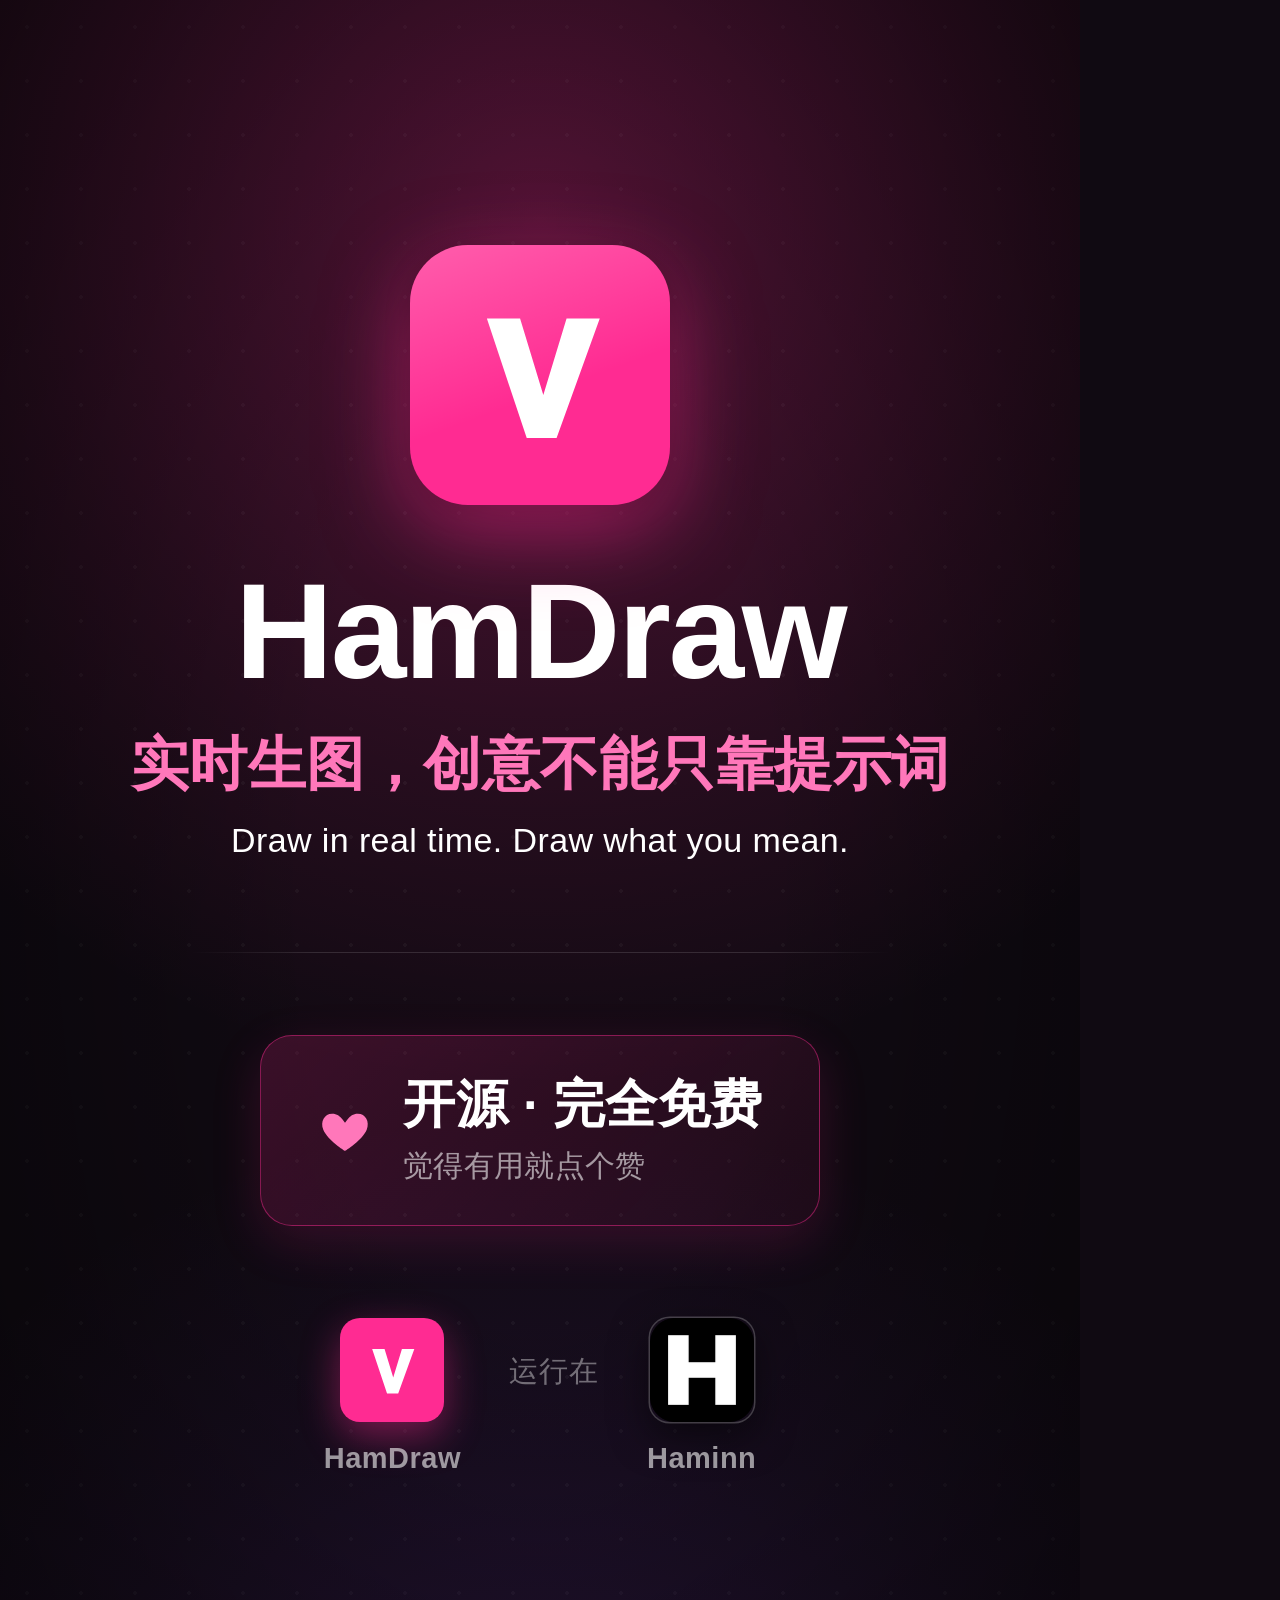
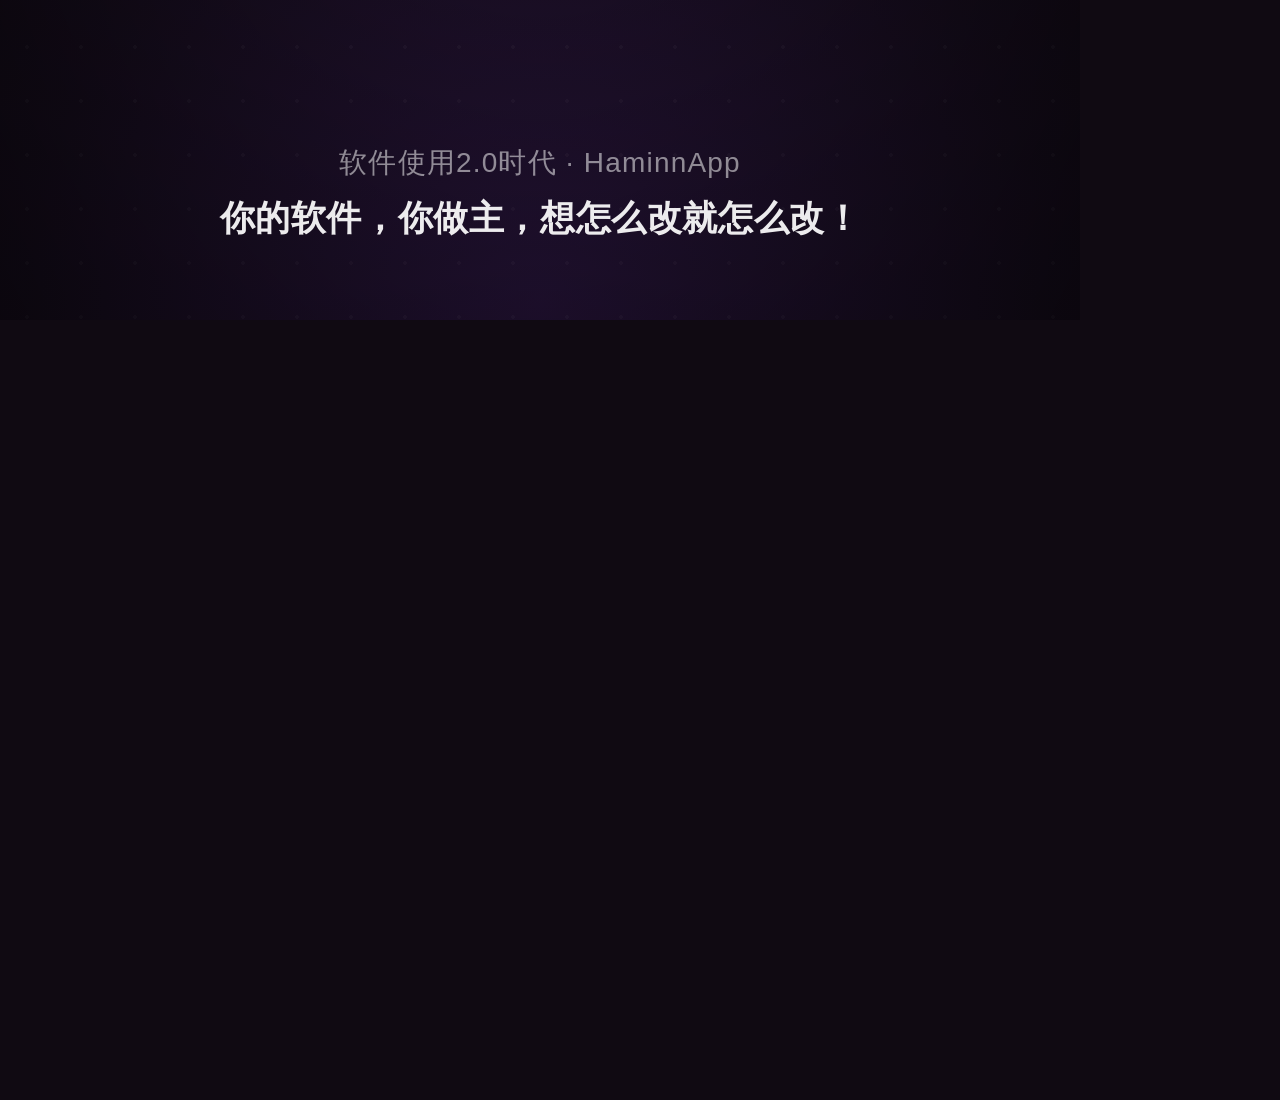
<file: docs/assets/endcard/endcard-1080x1920.html>
<!DOCTYPE html>
<html lang="zh-CN">
<head>
<meta charset="utf-8">
<title>HamDraw 片尾卡 1080x1920</title>
<style>
  :root{
    --app:#ff2b92;            /* HamDraw 主色 (官网 styles.css --app) */
    --app-soft:#ff77ba;
    --ink:#ffffff;
    --dim:rgba(255,255,255,.58);
    --line:rgba(255,255,255,.13);
    --bg:#100a12;
  }
  *{margin:0;padding:0;box-sizing:border-box;}
  html,body{width:1080px;height:1920px;overflow:hidden;}
  body{
    background:var(--bg);
    font-family:"PingFang SC","Hiragino Sans GB","Microsoft YaHei",-apple-system,sans-serif;
    color:var(--ink);position:relative;-webkit-font-smoothing:antialiased;
  }

  /* ---------- 背景: 只有无边界光晕, 不放有形状的水印 ---------- */
  .glow-a,.glow-b,.dots,.vign{position:absolute;pointer-events:none;}
  .glow-a{width:1800px;height:1800px;left:-360px;top:-680px;border-radius:50%;
    background:radial-gradient(circle,rgba(255,43,146,.30) 0%,rgba(255,43,146,.10) 42%,rgba(255,43,146,0) 68%);}
  .glow-b{width:1600px;height:1600px;left:-260px;bottom:-780px;border-radius:50%;
    background:radial-gradient(circle,rgba(130,60,220,.20) 0%,rgba(130,60,220,.06) 45%,rgba(130,60,220,0) 70%);}
  .dots{inset:0;background-image:radial-gradient(rgba(255,255,255,.07) 1.6px,transparent 1.6px);
    background-size:54px 54px;opacity:.5;}
  .vign{inset:0;background:radial-gradient(ellipse at 50% 44%,rgba(0,0,0,0) 30%,rgba(0,0,0,.52) 100%);}

  /* padding-bottom 留出页脚高度 ⇒ 主体在"页脚以上"的区域里真正居中 */
  .stage{position:relative;height:100%;display:flex;flex-direction:column;
    align-items:center;justify-content:center;padding:0 92px 200px;}

  /* ---------- 主品牌标 ---------- */
  .mark{width:260px;height:260px;border-radius:58px;background:var(--app);
    display:flex;align-items:center;justify-content:center;position:relative;overflow:hidden;
    box-shadow:0 26px 84px rgba(255,43,146,.5),0 6px 22px rgba(0,0,0,.42);}
  .mark::after{content:"";position:absolute;inset:0;
    background:linear-gradient(160deg,rgba(255,255,255,.24),rgba(255,255,255,0) 56%);}
  .mark svg{width:166px;height:166px;display:block;position:relative;}

  .word{margin-top:58px;font-size:136px;font-weight:800;letter-spacing:-2.5px;line-height:1;}
  .tag{margin-top:30px;font-size:58px;font-weight:600;color:var(--app-soft);letter-spacing:.5px;line-height:1.2;white-space:nowrap;}
  /* 英文副标: 白色 + 标准粗细 */
  .tag-en{margin-top:22px;font-size:34px;font-weight:400;color:#ffffff;letter-spacing:.4px;}

  .rule{margin-top:92px;width:700px;height:1px;
    background:linear-gradient(90deg,rgba(255,255,255,0),var(--line) 18%,var(--line) 82%,rgba(255,255,255,0));}

  /* ---------- CTA (安全版: 只讲站内动作) ---------- */
  .cta{margin-top:82px;display:flex;align-items:center;gap:30px;
    padding:38px 56px;border-radius:32px;
    background:linear-gradient(135deg,rgba(255,43,146,.18),rgba(255,43,146,.06));
    border:1.5px solid rgba(255,43,146,.46);box-shadow:0 16px 50px rgba(255,43,146,.15);}
  .cta svg{width:56px;height:56px;flex:0 0 auto;}
  .cta-main{font-size:52px;font-weight:700;letter-spacing:.5px;line-height:1.16;}
  .cta-sub{margin-top:12px;font-size:30px;font-weight:400;color:var(--dim);letter-spacing:.3px;}

  /* ---------- "运行在" 双 logo lockup ---------- */
  .lockup{margin-top:92px;display:flex;align-items:center;gap:48px;}
  .lk{display:flex;flex-direction:column;align-items:center;gap:20px;}
  .lk-ico{width:104px;height:104px;border-radius:20px;display:flex;align-items:center;justify-content:center;}
  .lk-ico.v{background:var(--app);box-shadow:0 14px 38px rgba(255,43,146,.42);}
  .lk-ico.v svg{width:62px;height:62px;display:block;}
  /* Haminn 用官方图标本体(黑方 + 白 H); 深底上加一道极淡描边让方块轮廓读出来 */
  .lk-ico.h img{width:104px;height:104px;display:block;border-radius:19.6px;
    box-shadow:0 0 0 1.5px rgba(255,255,255,.22),0 14px 38px rgba(0,0,0,.5);}
  .lk-name{font-size:29px;font-weight:600;color:var(--dim);letter-spacing:.5px;}
  .lk-mid{font-size:29px;font-weight:500;color:rgba(255,255,255,.40);letter-spacing:1px;padding-bottom:49px;}

  /* ---------- 页脚两行 ---------- */
  .foot{position:absolute;left:0;right:0;bottom:78px;text-align:center;}
  .f1{font-size:28px;font-weight:500;color:rgba(255,255,255,.52);letter-spacing:1.2px;}
  .f2{margin-top:13px;font-size:35px;font-weight:600;color:rgba(255,255,255,.92);letter-spacing:.6px;}
</style>
</head>
<body>
  <div class="glow-a"></div>
  <div class="glow-b"></div>
  <div class="dots"></div>
  <div class="vign"></div>

  <div class="stage">
    <!-- 主品牌标 -->
    <div class="mark">
      <svg viewBox="0 0 100 100" aria-label="HamDraw">
        <path d="M18 16 H38 L52 62 L66 16 H86 L60 88 H42 Z" fill="#ffffff"/>
      </svg>
    </div>

    <div class="word">HamDraw</div>
    <div class="tag">实时生图，创意不能只靠提示词</div>
    <div class="tag-en">Draw in real time. Draw what you mean.</div>

    <div class="rule"></div>

    <!-- CTA: 站内动作, 不放任何站外信息 -->
    <div class="cta">
      <svg viewBox="0 0 24 24" aria-hidden="true">
        <path d="M12 21s-7.5-4.7-9.3-9.1C1.3 8.3 3.2 5 6.5 5c2 0 3.4 1.1 4.2 2.2l1.3 1.7 1.3-1.7C14.1 6.1 15.5 5 17.5 5c3.3 0 5.2 3.3 3.8 6.9C19.5 16.3 12 21 12 21z"
              fill="#ff77ba"/>
      </svg>
      <div>
        <div class="cta-main">开源 · 完全免费</div>
        <div class="cta-sub">觉得有用就点个赞</div>
      </div>
    </div>

    <!-- HamDraw 运行在 Haminn 里 -->
    <div class="lockup">
      <div class="lk">
        <div class="lk-ico v">
          <svg viewBox="0 0 100 100"><path d="M18 16 H38 L52 62 L66 16 H86 L60 88 H42 Z" fill="#ffffff"/></svg>
        </div>
        <div class="lk-name">HamDraw</div>
      </div>
      <div class="lk-mid">运行在</div>
      <div class="lk">
        <div class="lk-ico h"><img src="[data-uri]" alt="Haminn"></div>
        <div class="lk-name">Haminn</div>
      </div>
    </div>
  </div>

  <div class="foot">
    <div class="f1">软件使用2.0时代 · HaminnApp</div>
    <div class="f2">你的软件，你做主，想怎么改就怎么改！</div>
  </div>
</body>
</html>
</file>
